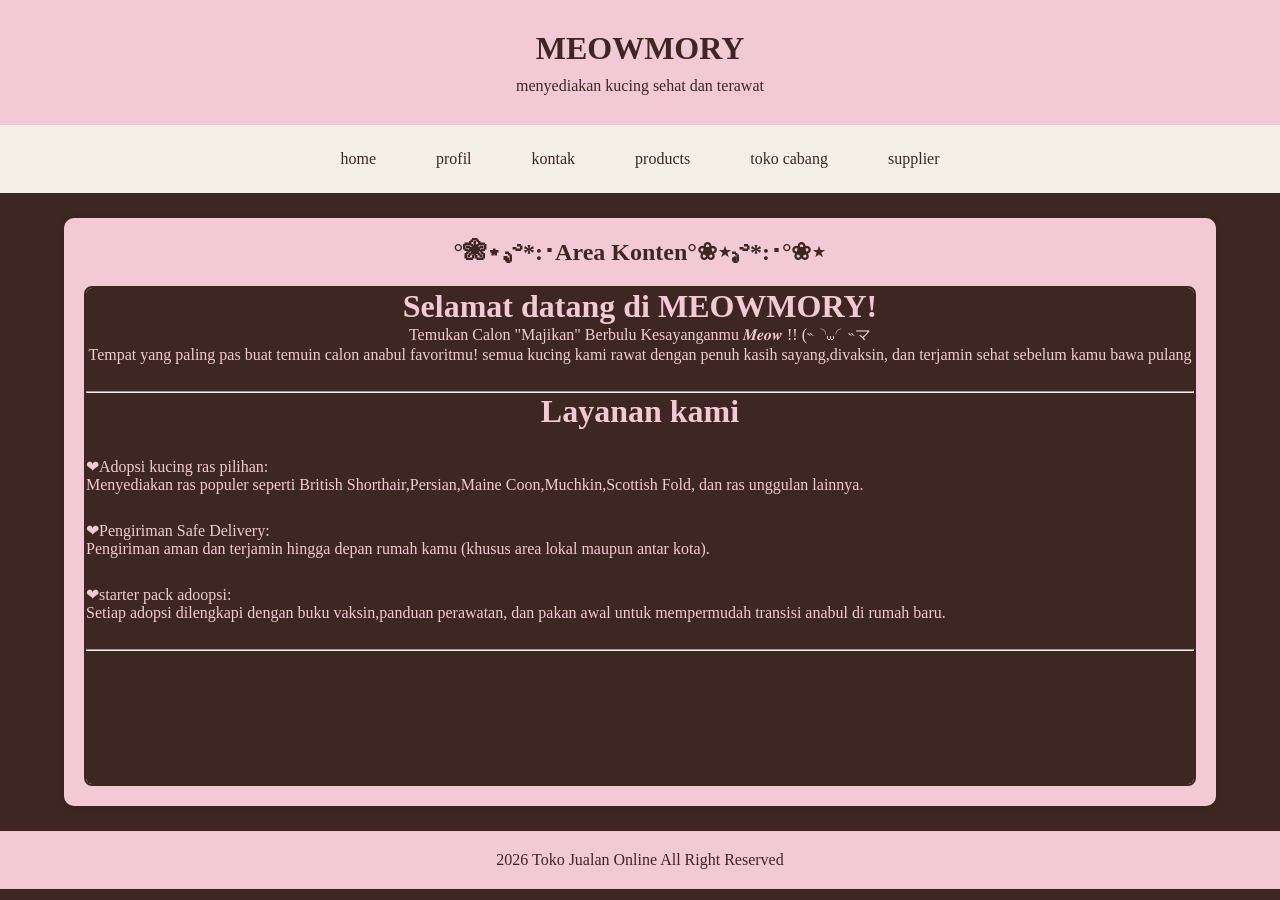
<file: index.html>
<html>
<head>
   <title>.:: MEOWMORY ::.</title>
   
   <!-- Menghubungkan CSS -->
   <link rel="stylesheet" href="style.css">
</head>

<body>

  <!-- HEADER -->
  <header>
      <h1>MEOWMORY</h1>
      <p>menyediakan kucing sehat dan terawat</p>
  </header>

  <!--MENU NAVIGASI-->
  <nav>
     <a href="home.html" target="konten">home</a>
     <a href="profil.html" target="konten">profil</a>
    <a href="kontak.html" target="konten">kontak</a>
    <a href="products1.html" target="konten">products</a>
    <a href="products2.html" target="konten">toko cabang</a>
    <a href="supplier.html" target="konten">supplier</a>
 </nav>

<!-- KONTEN -->
 <main>
   <h2>°❀⋆.ೃ࿔*:･Area Konten°❀⋆.ೃ࿔*:･°❀⋆</h2>
   <iframe
     src="home.html"
     name="konten"
     title="Area Konten Website">
   </iframe>
</main>
<!-- FOOTER-->
<footer
   <p>2026 Toko Jualan Online All Right Reserved</p>
</footer>

</body>
</html>
</file>
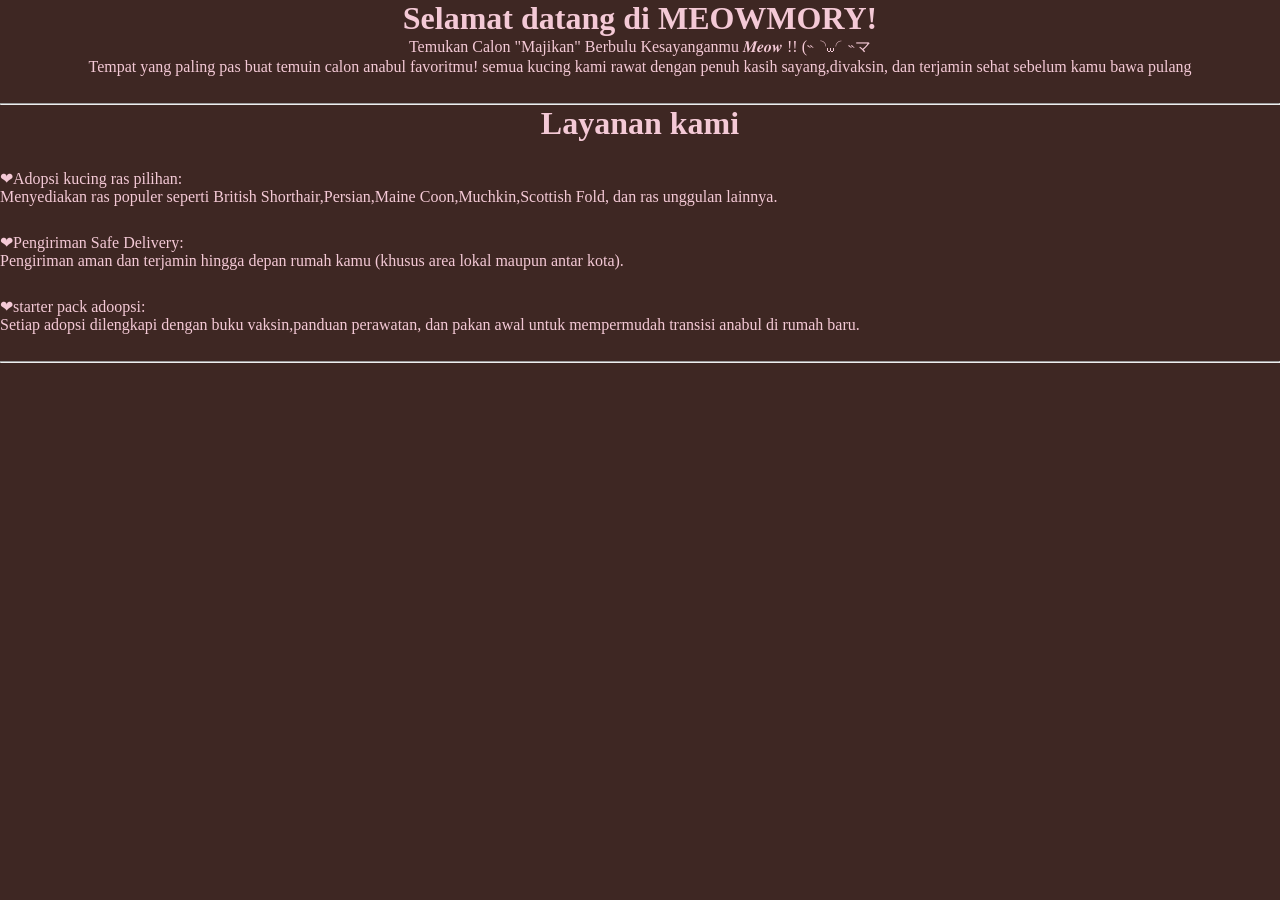
<file: home.html>
<html>
<head>
   <title>.::MEOWMORY::.</title>
   
   <!-- Menghubungkan CSS -->
   <link rel="stylesheet" href="style.css">
</head>
<body>

      <h1 align="middle"><font face="Snap ITC Regular"> Selamat datang di MEOWMORY! </h1>

      <p align="middle"><font face="Pristina Regular">
         Temukan Calon "Majikan" Berbulu Kesayanganmu 𝑴𝒆𝒐𝒘 !! (˵◝⩊◜˵マ
      </p>

      <p align="middle"><font face="Century Regular">
Tempat yang paling pas buat temuin calon anabul favoritmu! semua kucing kami rawat dengan penuh kasih sayang,divaksin, dan terjamin sehat sebelum kamu bawa pulang
      </p>
<h2>‎ </h2>
<hr>

 <h1 align="middle"><font face="Curlz MT Regular">Layanan kami</h1>
<h2>‎ </h2>
<p>❤︎<font face="Century Regular">Adopsi kucing ras pilihan:</p>
<p><font face="Century Regular">Menyediakan ras populer seperti British Shorthair,Persian,Maine Coon,Muchkin,Scottish Fold, dan ras unggulan lainnya.</p>
<h2>‎ </h2>
<p>❤︎<font face="Century Regular">Pengiriman Safe Delivery:</p>
<p><font face="Century Regular">Pengiriman aman dan terjamin hingga depan rumah kamu (khusus area lokal maupun antar kota).</p>
<h2>‎ </h2>
<p>❤︎<font face="Century Regular">starter pack adoopsi:</p>
<p><font face="Century Regular"> Setiap adopsi dilengkapi dengan  buku vaksin,panduan perawatan, dan pakan awal untuk mempermudah transisi anabul di rumah baru.</p>
<h2>‎ </h2>
<hr>
</html>
</file>
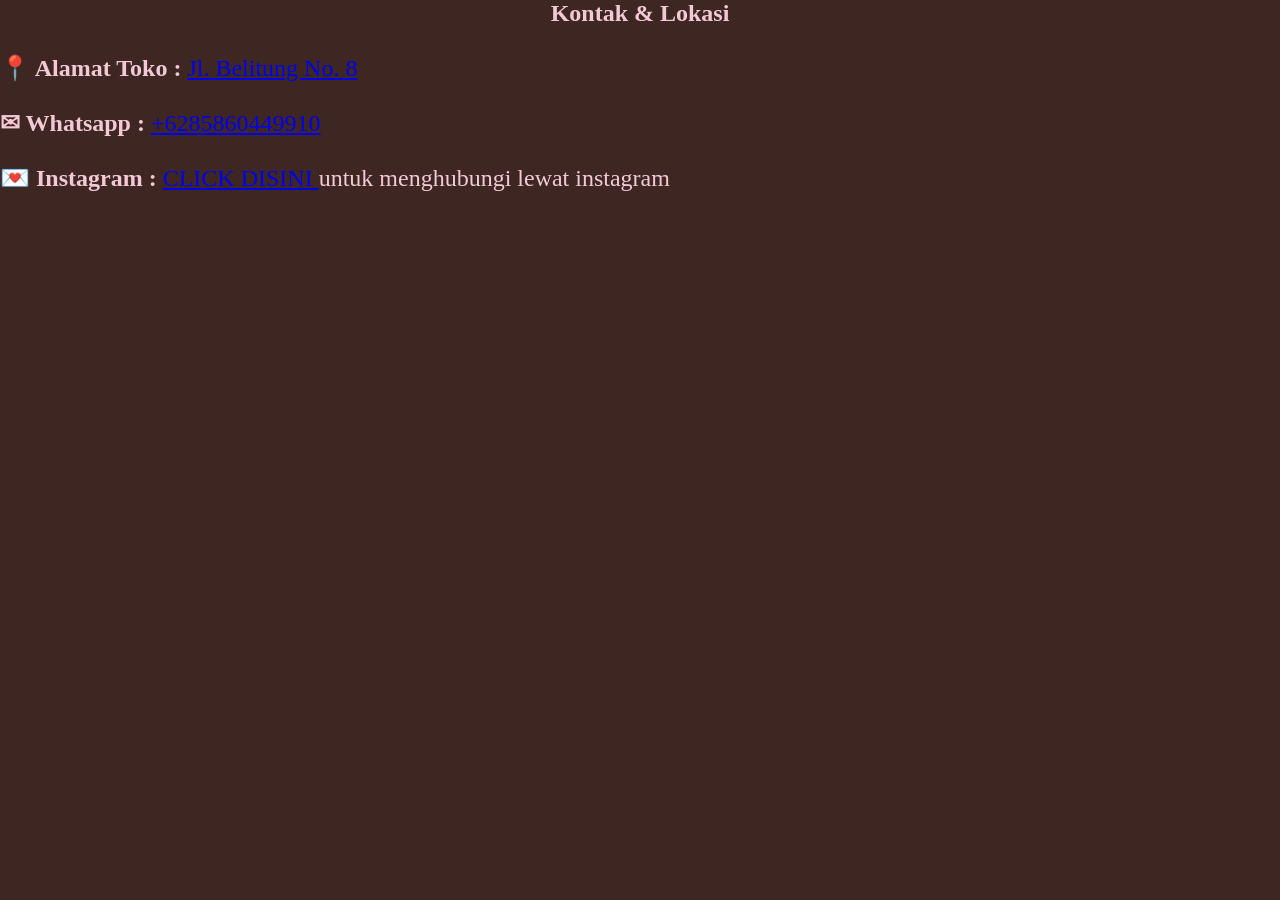
<file: kontak.html>
<html>
<head>
   <title>.::PROFIL TOKO::.</title>
   
   <!-- Menghubungkan CSS -->
   <link rel="stylesheet" href="style.css">
</head>
<body>

<h2 align="middle"><font face="Ravie Regular"> Kontak & Lokasi‎</h2> </font>
<h2>‎ </h2>

<p><font face="Curlz MT Regular" size="5" color="#F4C9D6"> <b> 📍 Alamat Toko : </b> <a href="https://maps.app.goo.gl/Sqw6awbHxesDKfBm6" target="_blank"> Jl. Belitung No. 8 </a> </p> </font>
<h2>‎ </h2>
<p><font face="Curlz MT Regular"  size="5" color="#F4C9D6"> <b> ✉︎ Whatsapp : </b> <a href="https://wa.me/085860449910" target="_blank">+6285860449910 </a> </p> </font>
<h2>‎ </h2>
<p><font face="Curlz MT Regular"  size="5" color="#F4C9D6"> <b>💌 Instagram : </b> <a href="https://www.instagram.com/revaaa.na?stkn=MTV6MWRlZzF4b201Mw==" target="_blank"> CLICK DISINI </a> untuk menghubungi lewat instagram </p> </font>
</file>
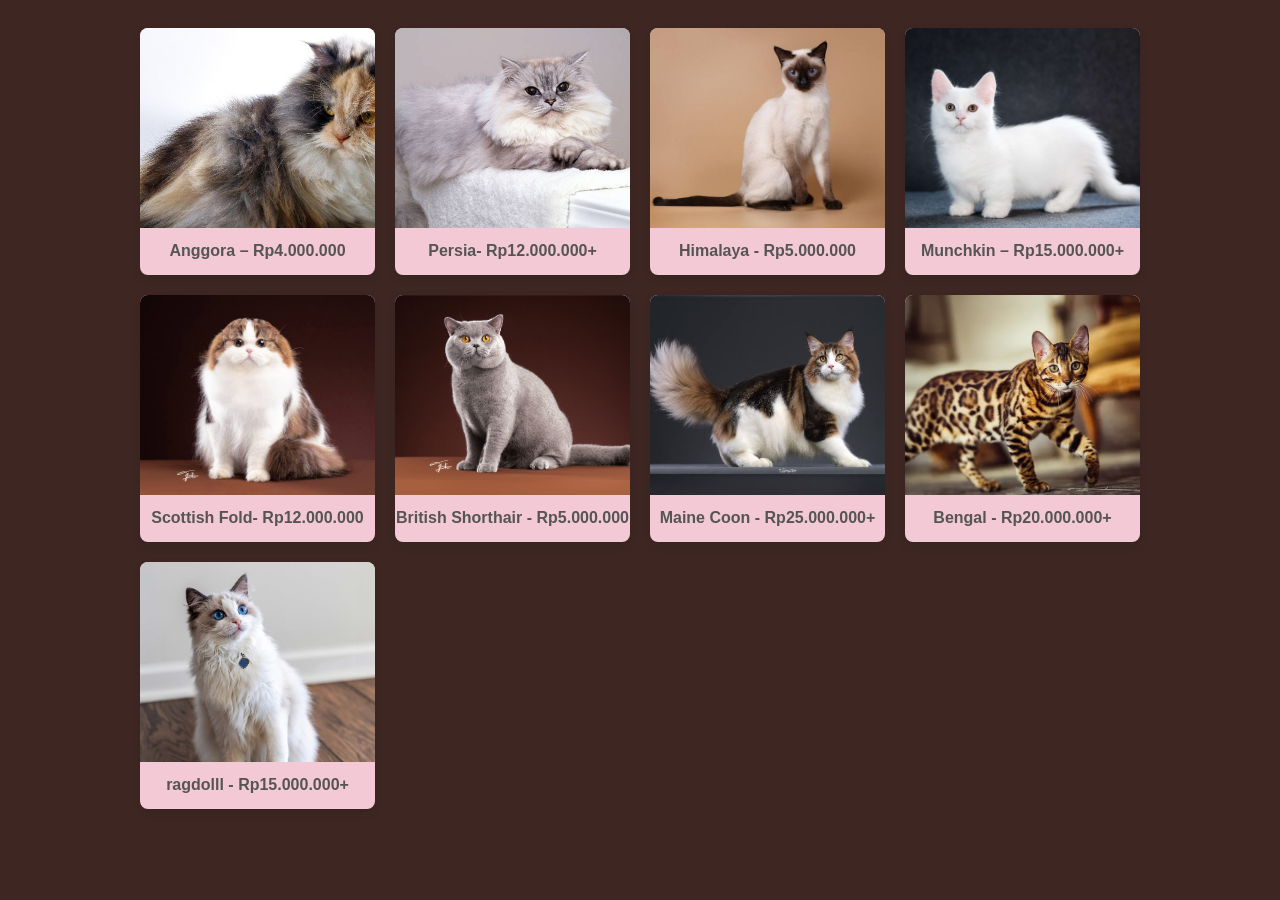
<file: products1.html>
<!DOCTYPE html>
<html lang="id">
<head>
    <meta charset="UTF-8">
    <meta name="viewport" content="width=device-width, initial-scale=1.0">
    <title>Katalog Foto Interaktif</title>
    <style>
        body {
            font-family: Arial, sans-serif;
            background-color:#3E2723;
            padding: 20px;
        }
        h2 {
            text-align: center;
            color: #333;
        }
        /* Mengatur tata letak grid untuk katalog */
        .katalog-container {
            display: grid;
            grid-template-columns: repeat(auto-fit, minmax(220px, 1fr));
            gap: 20px;
            max-width: 1000px;
            margin: 0 auto;
        }
        /* Desain kartu produk */
        .item-katalog {
            background: #F4C9D6;
            border-radius: 8px;
            overflow: hidden;
            box-shadow: 0 4px 8px rgba(0,0,0,0.1);
            transition: transform 0.2s ease;
            text-align: center;
            padding-bottom: 15px;
        }
        .item-katalog:hover {
            transform: translateY(-5px); /* Efek melayang saat kursor mendekat */
        }
        .item-katalog img {
            width: 100%;
            height: 200px;
            object-fit: cover; /* Agar gambar tidak gepeng */
        }
        .item-katalog p {
            margin: 10px 0 0;
            font-weight: bold;
            color: #555;
        }
        .item-katalog a {
            text-decoration: none;
        }
    </style>
</head>
<body>

    <div class="katalog-container">
        
        <!-- Item 1 -->
        <div class="item-katalog">
            <a href="https://share.google/CeONC8PBjm1R1mft8" target="_blank">
                <img src="gora.jpg" alt="jenis anggora">
                <p> Anggora – Rp4.000.000</p>
            </a>
        </div>

        <!-- Item 2 -->
        <div class="item-katalog">
            <a href="https://share.google/yv650ornvLjvwBQNs" target="_blank">
                <img src="persiaw.jpg" alt="Produk B">
                <p>Persia- Rp12.000.000+</p>
            </a>
        </div>

        <!-- Item 3 -->
        <div class="item-katalog">
            <a href="https://share.google/qHneSjotq0AAkTGF0" target="_blank">
                <img src="himalaya.jpg" alt="Produk C">
                <p>Himalaya - Rp5.000.000</p>
            </a>
        </div>
  <!-- Item 4 -->
        <div class="item-katalog">
            <a href="https://share.google/hcpXhc87mx9X8bK3W" target="_blank">
                <img src="mumun.jpg" alt="jenis anggora">
                <p> Munchkin – Rp15.000.000+</p>
            </a>
        </div>

        <!-- Item 5 -->
        <div class="item-katalog">
            <a href="https://share.google/OfpY3WHEgX4ZdfLn6" target="_blank">
                <img src="sko.jpg" alt="Produk B">
                <p>Scottish Fold- Rp12.000.000</p>
            </a>
        </div>

        <!-- Item 6 -->
        <div class="item-katalog">
            <a href="https://share.google/kraXqaR1GcB5KpFNw" target="_blank">
                <img src="bsh.jpg" alt="Produk C">
                <p>British Shorthair - Rp5.000.000</p>
            </a>
        </div>
          <!-- Item 7 -->
        <div class="item-katalog">
            <a href="https://share.google/AZJW20Y32W7TR6kM7" target="_blank">
                <img src="coon.jpg" alt="Produk C">
                <p>Maine Coon - Rp25.000.000+</p>
            </a>
        </div>
 <!-- Item 8 -->
        <div class="item-katalog">
            <a href="https://share.google/camUaxWvBG2FLCZlY" target="_blank">
                <img src="bengal.jpg" alt="Produk C">
                <p>Bengal - Rp20.000.000+</p>
            </a>
        </div>
<!-- Item 9 -->
        <div class="item-katalog">
            <a href="https://share.google/RcLFpChlwlz44rQiz" target="_blank">
                <img src="dol.jpg" alt="Produk C">
                <p>ragdolll - Rp15.000.000+</p>
            </a>
        </div>
    </div>

</body>
</html>
</file>
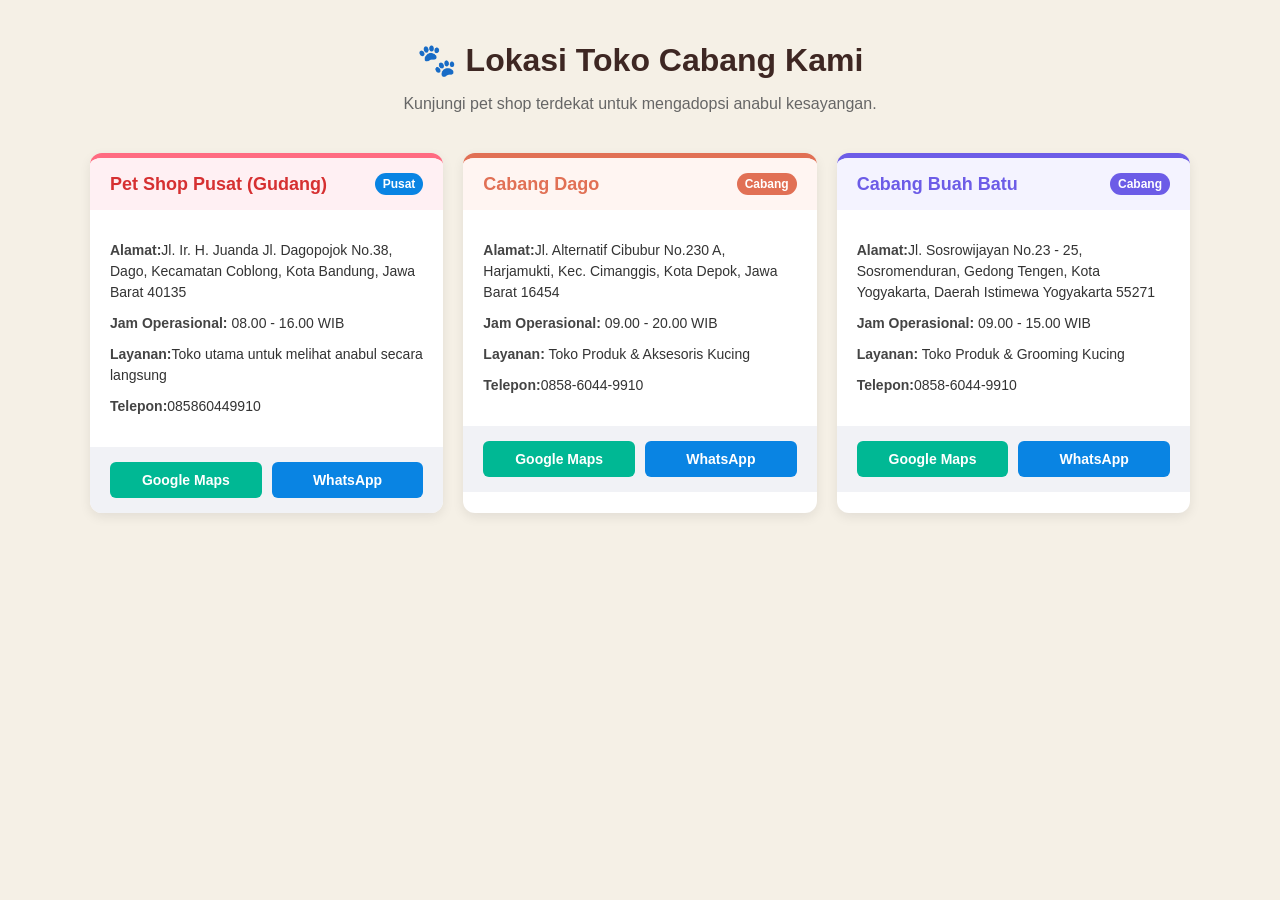
<file: products2.html>
<!DOCTYPE html>
<html lang="id">
<head>
    <meta charset="UTF-8">
    <meta name="viewport" content="width=device-width, initial-scale=1.0">
    <title>Lokasi Toko Cabang - Meow Store Pet Shop</title>
    <style>
        /* Pengaturan Dasar */
        body {
            font-family: 'Segoe UI', Tahoma, Geneva, Verdana, sans-serif;
            background-color: #F5F0E6;
            color: #333;
            margin: 0;
            padding: 20px;
        }

        .container {
            max-width: 1100px;
            margin: 0 auto;
        }

        /* Header Halaman */
        .header {
            text-align: center;
            margin-bottom: 40px;
        }

        .header h1 {
            color:#3E2723;
            margin-bottom: 10px;
        }

        .header p {
            color: #666;
            font-size: 16px;
        }

        /* Grid untuk Kartu Cabang */
        .branch-grid {
            display: grid;
            grid-template-columns: repeat(auto-fit, minmax(300px, 1fr));
            gap: 20px;
        }

        /* Desain Kartu Cabang */
        .branch-card {
            background: #fff;
            border-radius: 12px;
            box-shadow: 0 4px 12px rgba(0, 0, 0, 0.08);
            overflow: hidden;
            transition: transform 0.2s ease;
            border-top: 5px solid #ff6b81;
        }

        .branch-card:hover {
            transform: translateY(-5px);
        }

        .branch-header {
            background-color: #fff0f3;
            padding: 15px 20px;
            font-weight: bold;
            color: #d63031;
            font-size: 18px;
            display: flex;
            justify-content: space-between;
            align-items: center;
        }

        .badge {
            background-color: #ff6b81;
            color: white;
            font-size: 12px;
            padding: 4px 8px;
            border-radius: 20px;
        }

        .badge.pusat {
            background-color: #0984e3;
        }

        .branch-body {
            padding: 20px;
        }

        .branch-body p {
            margin: 10px 0;
            font-size: 14px;
            line-height: 1.5;
        }

        .branch-body strong {
            color: #444;
        }

        /* Tombol Aksi */
        .branch-footer {
            padding: 15px 20px;
            background-color: #f1f2f6;
            display: flex;
            gap: 10px;
        }

        .btn {
            flex: 1;
            text-align: center;
            padding: 10px;
            border-radius: 6px;
            text-decoration: none;
            font-size: 14px;
            font-weight: bold;
            transition: background 0.2s;
        }

        .btn-maps {
            background-color: #00b894;
            color: white;
        }

        .btn-maps:hover {
            background-color: #00a884;
        }

        .btn-wa {
            background-color: #0984e3;
            color: white;
        }

        .btn-wa:hover {
            background-color: #0773c5;
        }
    </style>
</head>
<body>

    <div class="container">
        <!-- Bagian Judul -->
        <div class="header">
            <h1>🐾 Lokasi Toko Cabang Kami</h1>
            <p>Kunjungi pet shop terdekat untuk mengadopsi anabul kesayangan.</p>
        </div>

        <!-- Bagian Daftar Cabang (Grid) -->
        <div class="branch-grid">

            <!-- Cabang 1: Pusat -->
            <div class="branch-card">
                <div class="branch-header">
                    Pet Shop Pusat (Gudang)
                    <span class="badge pusat">Pusat</span>
                </div>
                <div class="branch-body">
                    <p><strong>Alamat:</strong>Jl. Ir. H. Juanda Jl. Dagopojok No.38, Dago, Kecamatan Coblong, Kota Bandung, Jawa Barat 40135</p>
                    <p><strong>Jam Operasional:</strong> 08.00 - 16.00 WIB</p>
                    <p><strong>Layanan:</strong>Toko utama untuk melihat anabul secara langsung</p>
                    <p><strong>Telepon:</strong>085860449910</p>
                </div>
                <div class="branch-footer">
                   <a href="https://maps.app.goo.gl/SgbJRGs44VmyQqUd8" target="_blank" class="btn btn-maps">Google Maps</a>
                    <a href="https://wa.me/6285860449910" target="_blank" class="btn btn-wa">WhatsApp</a>
                </div>
            </div>

            <!-- Cabang 2: Dago -->
            <div class="branch-card" style="border-top-color: #e17055;">
                <div class="branch-header" style="background-color: #fff5f2; color: #e17055;">
                    Cabang Dago
                    <span class="badge" style="background-color: #e17055;">Cabang</span>
                </div>
                <div class="branch-body">
                    <p><strong>Alamat:</strong>Jl. Alternatif Cibubur No.230 A, Harjamukti, Kec. Cimanggis, Kota Depok, Jawa Barat 16454</p>
                    <p><strong>Jam Operasional:</strong> 09.00 - 20.00 WIB</p>
                    <p><strong>Layanan:</strong> Toko Produk & Aksesoris Kucing</p>
                    <p><strong>Telepon:</strong>0858-6044-9910</p>
                </div>
                <div class="branch-footer">
                    <a href="https://maps.app.goo.gl/PAWGVVNgPQdBbLSS6" target="_blank" class="btn btn-maps">Google Maps</a>
                    <a href="https://wa.me/6285860449910" target="_blank" class="btn btn-wa">WhatsApp</a>
                </div>
            </div>

            <!-- Cabang 3: Buah Batu -->
            <div class="branch-card" style="border-top-color: #6c5ce7;">
                <div class="branch-header" style="background-color: #f4f3ff; color: #6c5ce7;">
                    Cabang Buah Batu
                    <span class="badge" style="background-color: #6c5ce7;">Cabang</span>
                </div>
                <div class="branch-body">
                    <p><strong>Alamat:</strong>Jl. Sosrowijayan No.23 - 25, Sosromenduran, Gedong Tengen, Kota Yogyakarta, Daerah Istimewa Yogyakarta 55271</p>
                    <p><strong>Jam Operasional:</strong> 09.00 - 15.00 WIB</p>
                    <p><strong>Layanan:</strong> Toko Produk & Grooming Kucing</p>
                    <p><strong>Telepon:</strong>0858-6044-9910</p>
                </div>
                <div class="branch-footer">
                    <a href=https://maps.app.goo.gl/SgbJRGs44VmyQqUd8" target="_blank" class="btn btn-maps">Google Maps</a>
                    <a href="https://wa.me/6285860449910" target="_blank" class="btn btn-wa">WhatsApp</a>
                </div>
            </div>

        </div>
    </div>

</body>
</html>
</file>
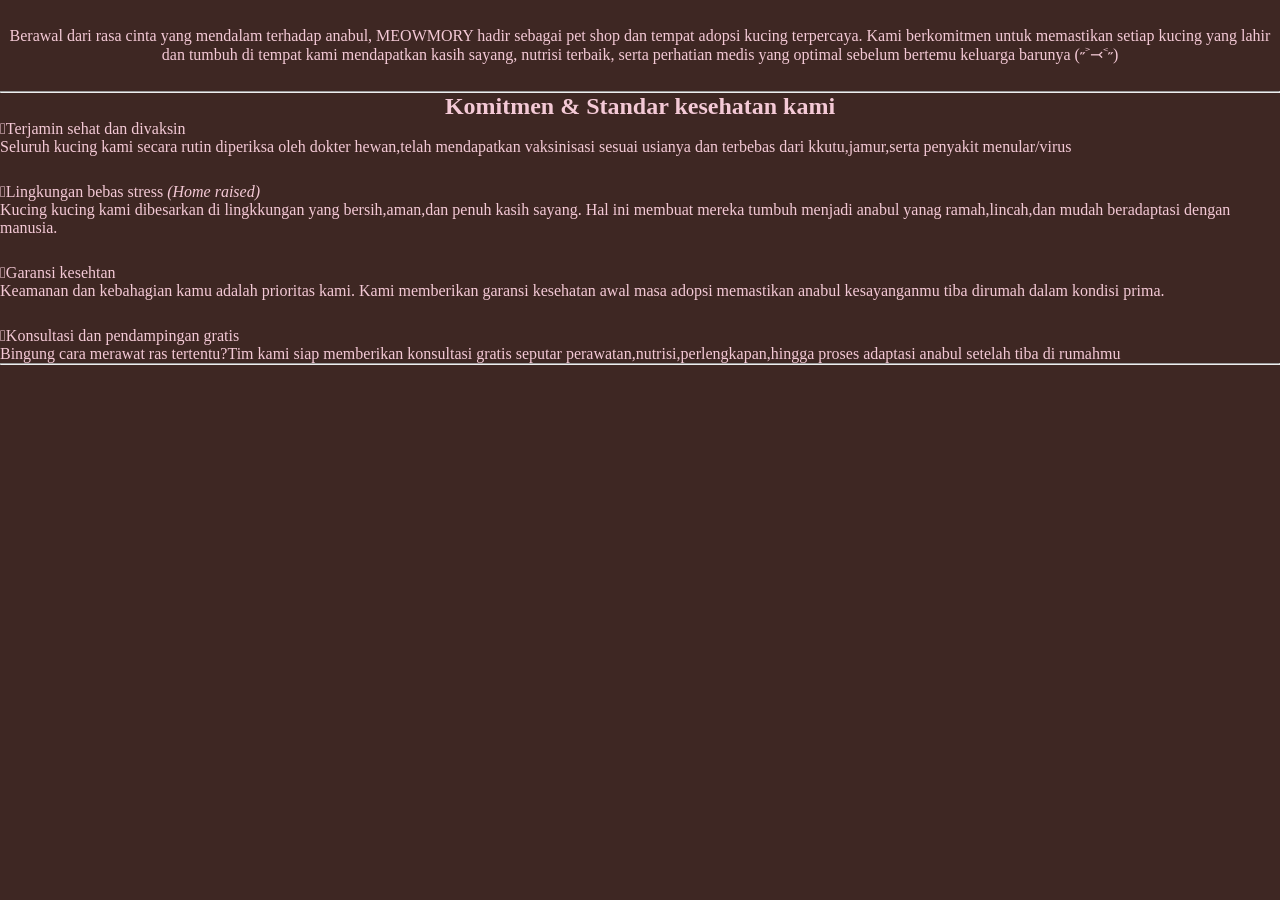
<file: profil.html>
<html>
<head>
   <title>.::PROFIL TOKO::.</title>
   
   <!-- Menghubungkan CSS -->
   <link rel="stylesheet" href="style.css">
</head>

<body>
<h2>‎ </h2>
<p align="middle"><font face="System Bold">Berawal dari rasa cinta yang mendalam terhadap anabul, MEOWMORY hadir sebagai pet shop dan tempat adopsi kucing terpercaya. Kami berkomitmen untuk memastikan setiap kucing yang lahir dan tumbuh di tempat kami mendapatkan kasih sayang, nutrisi terbaik, serta perhatian medis yang optimal sebelum bertemu keluarga barunya (˶˃⤙˂˶)</p>
<h2>‎ </h2>
<hr>

<h2 align="middle"><font face="Ravie Regular">Komitmen & Standar kesehatan kami‎</h2>
<p>𓃠<font face="Century Regular">Terjamin sehat dan divaksin</p>
    <p>Seluruh kucing kami secara rutin diperiksa oleh dokter hewan,telah mendapatkan vaksinisasi sesuai usianya dan terbebas dari kkutu,jamur,serta penyakit menular/virus</p>
<h2>‎ </h2>
<p>𓃠Lingkungan bebas stress <em>(Home raised)</em></p>
    <p>‎Kucing kucing kami dibesarkan di lingkkungan yang bersih,aman,dan penuh kasih sayang. Hal ini membuat mereka tumbuh menjadi anabul yanag ramah,lincah,dan mudah beradaptasi dengan manusia.</p>
<h2>‎ </h2>
<p>𓃠Garansi kesehtan</p>
    <p>‎Keamanan dan kebahagian kamu adalah prioritas kami. Kami memberikan garansi kesehatan awal masa adopsi memastikan anabul kesayanganmu tiba dirumah dalam kondisi prima.</p>
<h2>‎ </h2>
<p>𓃠Konsultasi dan pendampingan gratis</p>
    <p>‎Bingung cara merawat ras tertentu?Tim kami siap memberikan konsultasi gratis seputar perawatan,nutrisi,perlengkapan,hingga proses adaptasi anabul setelah tiba di rumahmu</p>
<hr>
</file>
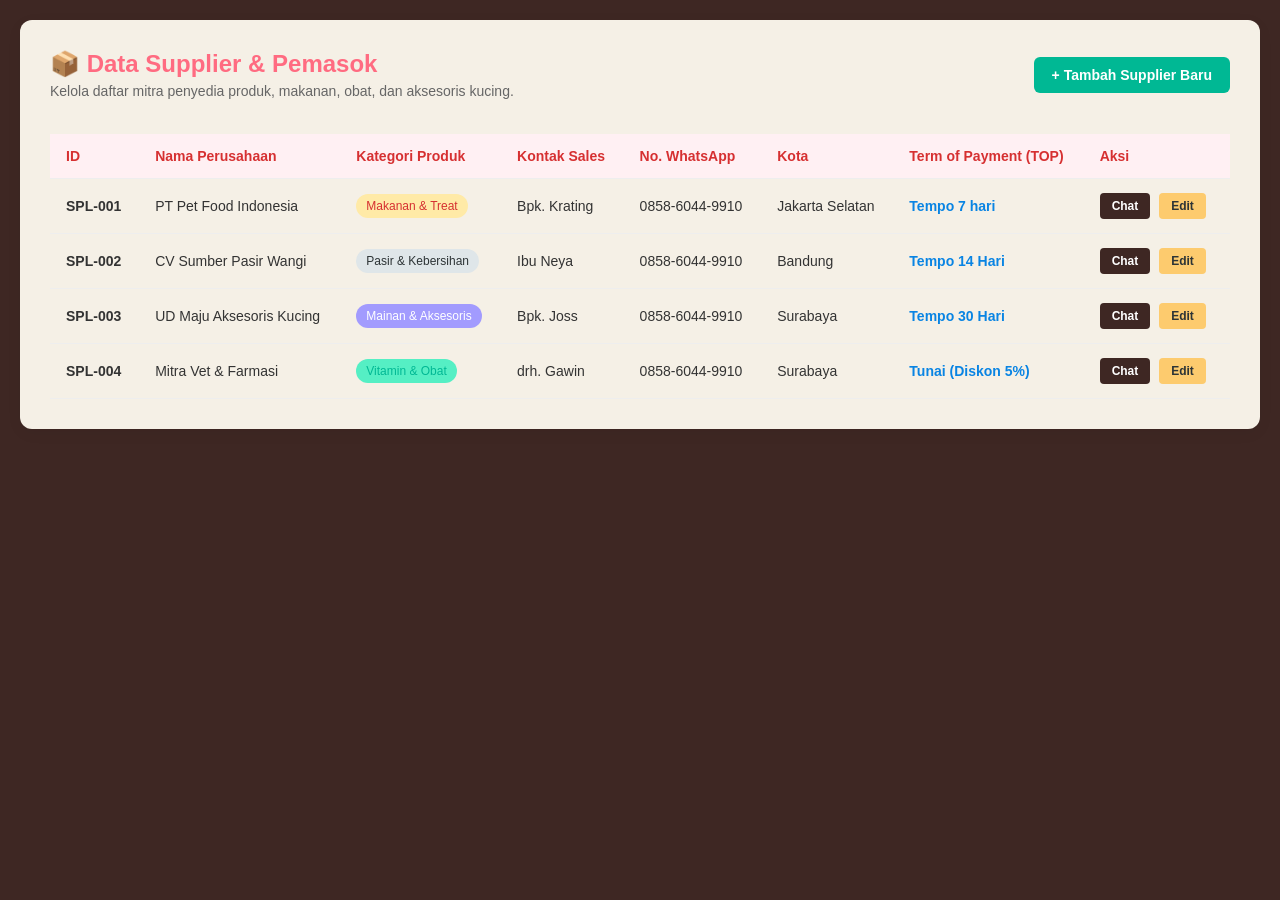
<file: supplier.html>
<!DOCTYPE html>
<html lang="id">
<head>
    <meta charset="UTF-8">
    <meta name="viewport" content="width=device-width, initial-scale=1.0">
    <title>Manajemen Supplier - Meow Store Pet Shop</title>
    <style>
        /* Pengaturan Dasar */
        body {
            font-family: 'Segoe UI', Tahoma, Geneva, Verdana, sans-serif;
            background-color:#3E2723;
            color: #333;
            margin: 0;
            padding: 20px;
        }

        .container {
            max-width: 1200px;
            margin: 0 auto;
            background: #F5F0E6;
            padding: 30px;
            border-radius: 12px;
            box-shadow: 0 4px 15px rgba(0, 0, 0, 0.05);
        }

        /* Header Halaman */
        .header {
            display: flex;
            justify-content: space-between;
            align-items: center;
            margin-bottom: 25px;
            flex-wrap: wrap;
            gap: 15px;
        }

        .header-title h1 {
            color: #ff6b81;
            margin: 0 0 5px 0;
            font-size: 24px;
        }

        .header-title p {
            color: #666;
            margin: 0;
            font-size: 14px;
        }

        /* Tombol Tambah Supplier */
        .btn-add {
            background-color: #00b894;
            color: white;
            padding: 10px 18px;
            border: none;
            border-radius: 6px;
            font-size: 14px;
            font-weight: bold;
            cursor: pointer;
            text-decoration: none;
            transition: background 0.2s;
        }

        .btn-add:hover {
            background-color: #00a884;
        }

        /* Tabel Supplier */
        .table-responsive {
            overflow-x: auto;
        }

        table {
            width: 100%;
            border-collapse: collapse;
            margin-top: 10px;
            text-align: left;
            font-size: 14px;
        }

        th, td {
            padding: 14px 16px;
            border-bottom: 1px solid #eee;
        }

        th {
            background-color: #fff0f3;
            color: #d63031;
            font-weight: 600;
        }

        tr:hover {
            background-color: #fafafa;
        }

        /* Badge Kategori & Pembayaran */
        .badge {
            display: inline-block;
            padding: 5px 10px;
            border-radius: 20px;
            font-size: 12px;
            font-weight: 500;
        }

        .badge-food { background-color: #ffeaa7; color: #d63031; }
        .badge-litter { background-color: #dfe6e9; color: #2d3436; }
        .badge-acc { background-color: #a29bfe; color: white; }
        .badge-vet { background-color: #55efc4; color: #00b894; }

        .top-tag {
            font-weight: 600;
            color: #0984e3;
        }

        /* Tombol Aksi di Tabel */
        .btn-action {
            padding: 6px 12px;
            border-radius: 4px;
            font-size: 12px;
            text-decoration: none;
            font-weight: bold;
            margin-right: 5px;
            display: inline-block;
        }

        .btn-wa {
            background-color: #3E2723;
            color: white;
        }

        .btn-wa:hover {
            background-color: #3E2723;
        }

        .btn-edit {
            background-color: #fdcb6e;
            color: #2d3436;
        }

        .btn-edit:hover {
            background-color: #e1b12c;
        }
    </style>
</head>
<body>

    <div class="container">
        <!-- Bagian Header & Judul -->
        <div class="header">
            <div class="header-title">
                <h1>📦 Data Supplier & Pemasok</h1>
                <p>Kelola daftar mitra penyedia produk, makanan, obat, dan aksesoris kucing.</p>
            </div>
            <a href="#" class="btn-add">+ Tambah Supplier Baru</a>
        </div>

        <!-- Bagian Tabel Data -->
        <div class="table-responsive">
            <table>
                <thead>
                    <tr>
                        <th>ID</th>
                        <th>Nama Perusahaan</th>
                        <th>Kategori Produk</th>
                        <th>Kontak Sales</th>
                        <th>No. WhatsApp</th>
                        <th>Kota</th>
                        <th>Term of Payment (TOP)</th>
                        <th>Aksi</th>
                    </tr>
                </thead>
                <tbody>
                    <!-- Baris 1 -->
                    <tr>
                        <td><strong>SPL-001</strong></td>
                        <td>PT Pet Food Indonesia</td>
                        <td><span class="badge badge-food">Makanan & Treat</span></td>
                        <td>Bpk. Krating</td>
                        <td>0858-6044-9910</td>
                        <td>Jakarta Selatan</td>
                        <td><span class="top-tag">Tempo 7 hari</span></td>
                        <td>
                            <a href="https://wa.me/6285860449910" target="_blank" class="btn-action btn-wa">Chat</a>
                            <a href="#" class="btn-action btn-edit">Edit</a>
                        </td>
                    </tr>
                    <!-- Baris 2 -->
                    <tr>
                        <td><strong>SPL-002</strong></td>
                        <td>CV Sumber Pasir Wangi</td>
                        <td><span class="badge badge-litter">Pasir & Kebersihan</span></td>
                        <td>Ibu Neya</td>
                        <td>0858-6044-9910</td>
                        <td>Bandung</td>
                        <td><span class="top-tag">Tempo 14 Hari</span></td>
                        <td>
                            <a href="https://wa.me/6285860449910" target="_blank" class="btn-action btn-wa">Chat</a>
                            <a href="#" class="btn-action btn-edit">Edit</a>
                        </td>
                    </tr>
                    <!-- Baris 3 -->
                    <tr>
                        <td><strong>SPL-003</strong></td>
                        <td>UD Maju Aksesoris Kucing</td>
                        <td><span class="badge badge-acc">Mainan & Aksesoris</span></td>
                        <td>Bpk. Joss</td>
                        <td>0858-6044-9910</td>
                        <td>Surabaya</td>
                        <td><span class="top-tag">Tempo 30 Hari</span></td>
                        <td>
                            <a href="https://wa.me/6285860449910" target="_blank" class="btn-action btn-wa">Chat</a>
                            <a href="#" class="btn-action btn-edit">Edit</a>
                        </td>
                    </tr>
                    <!-- Baris 4 -->
                    <tr>
                        <td><strong>SPL-004</strong></td>
                        <td>Mitra Vet & Farmasi</td>
                        <td><span class="badge badge-vet">Vitamin & Obat</span></td>
                        <td>drh. Gawin</td>
                        <td>0858-6044-9910</td>
                        <td>Surabaya</td>
                        <td><span class="top-tag">Tunai (Diskon 5%)</span></td>
                        <td>
                            <a href="https://wa.me/6285860449910" target="_blank" class="btn-action btn-wa">Chat</a>
                            <a href="#" class="btn-action btn-edit">Edit</a>
                        </td>
                    </tr>
                </tbody>
            </table>
        </div>
    </div>

</body>
</html>
</file>
<file: style.css>
/* =========================
   RESET
   ========================= */

* {
    margin: 0;
    padding: 0;
    box-sizing: border-box;
}


/* =========================
   BODY
   ========================= */

body {
    font-family: Ravie Regular;
    background-color: #3E2723;
    color: #F4C9D6;
}


/* =========================
   HEADER
   ========================= */

header {
    background-color: #F4C9D6;
    color:#3E2723;

    text-align: center;

    padding: 30px;
}

header h1 {
    margin-bottom: 10px;
    font-size: 32px;
}

header p {
    font-size: 16px;
}


/* =========================
   MENU NAVIGASI
   ========================= */

nav {
    background-color: #F5F0E6;

    text-align: center;

    padding: 10px;
}

nav a {
    display: inline-block;

    color: #3E2723;
    text-decoration: none;

    padding: 12px 25px;

    margin: 3px;

    border-radius: 5px;

    transition: 0.3s;
}


/* Saat mouse diarahkan ke menu */

nav a:hover {
    background-color: #F4C9D6;
}


/* =========================
   AREA KONTEN
   ========================= */

main {
    width: 90%;

    margin: 25px auto;

    background-color: #F4C9D6;

    padding: 20px;

    border-radius: 10px;

    box-shadow: 0 3px 10px rgba(0, 0, 0, 0.1);
}

main h2 {
    text-align: center;

    margin-bottom: 20px;

    color: #3E2723;
}


/* =========================
   IFRAME
   ========================= */

iframe {
    width: 100%;

    height: 500px;

    border: 2px solid #3E2723;

    border-radius: 8px;

    background-color: #F5F0E6;
}


/* =========================
   FOOTER
   ========================= */

footer {
    background-color: #F4C9D6;

    color: #3E2723;

    text-align: center;

    padding: 20px;

    margin-top: 20px;
}

footer p {
    margin: 0;
}


/* =========================
   RESPONSIVE
   ========================= */

@media screen and (max-width: 600px) {

    header h1 {
        font-size: 24px;
    }

    nav a {
        display: block;

        margin: 5px 20px;
    }

    main {
        width: 95%;
    }

    iframe {
        height: 400px;
    }
}
</file>
